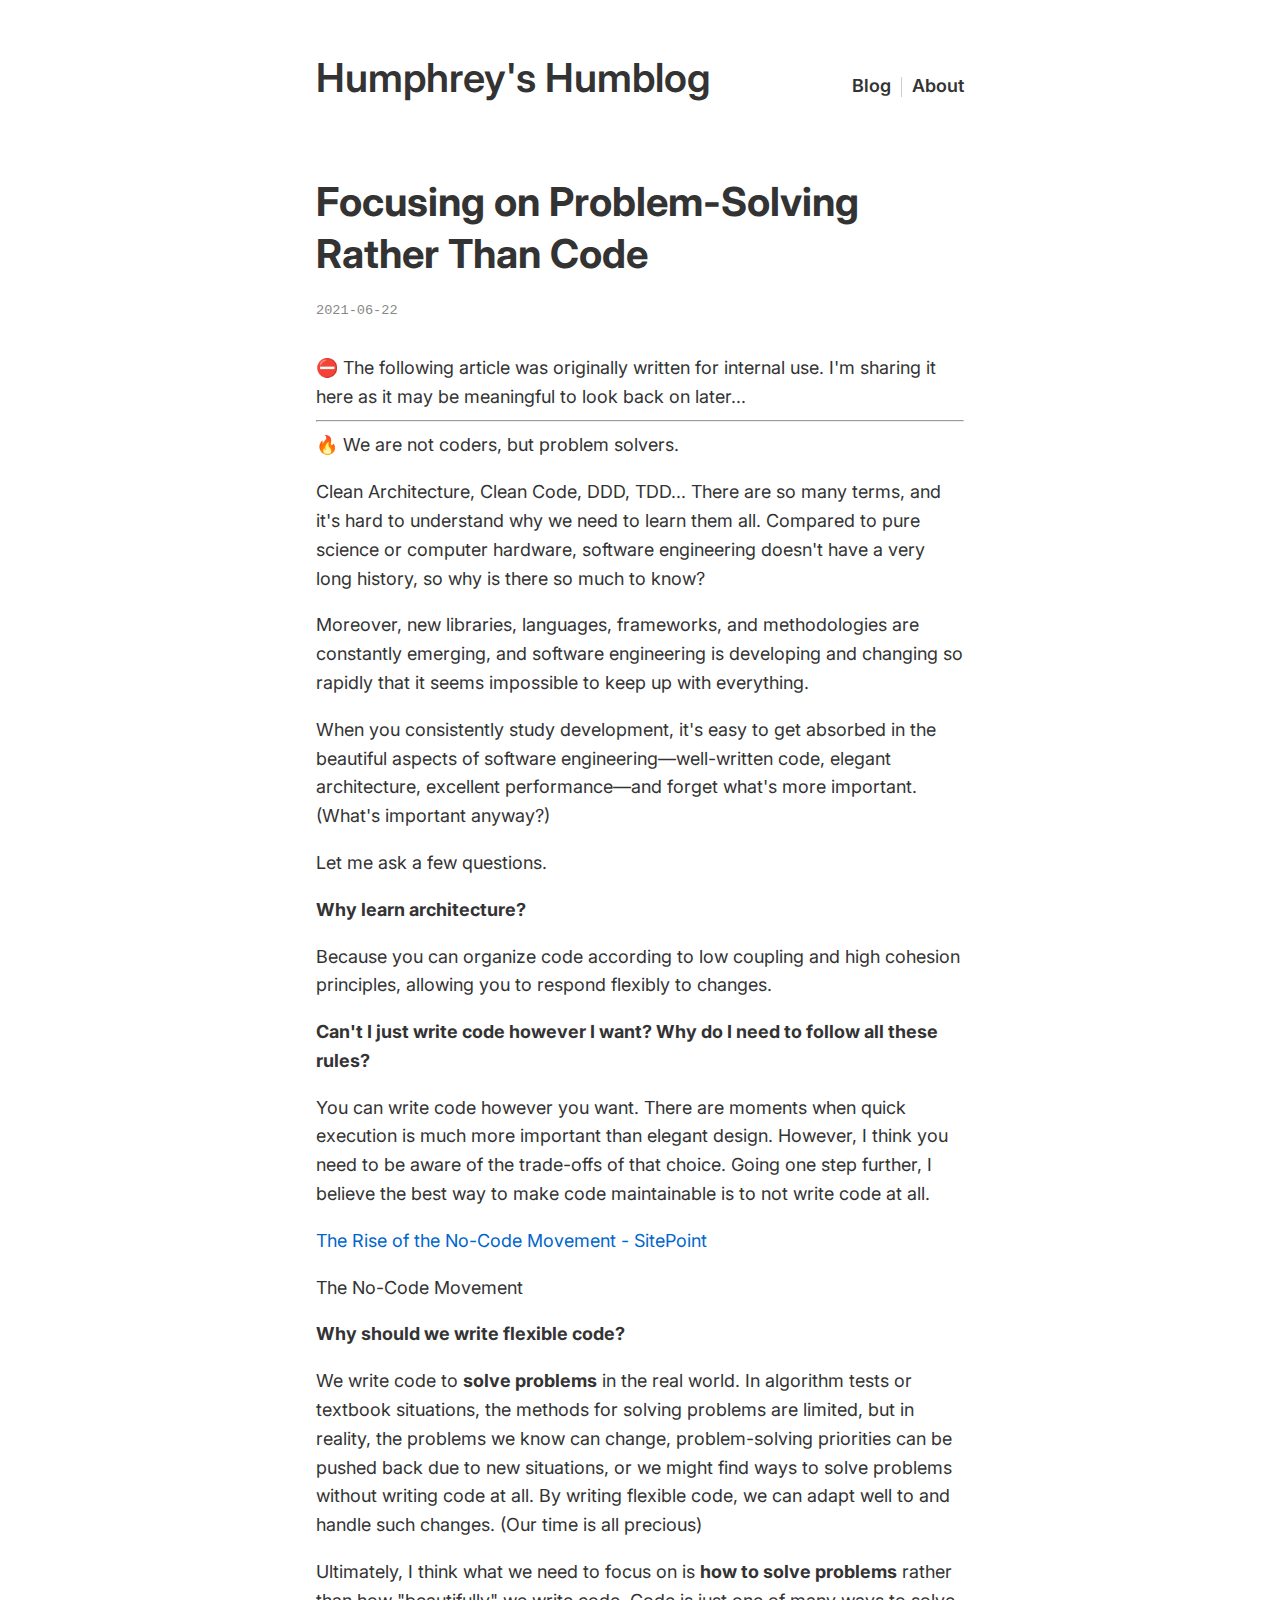
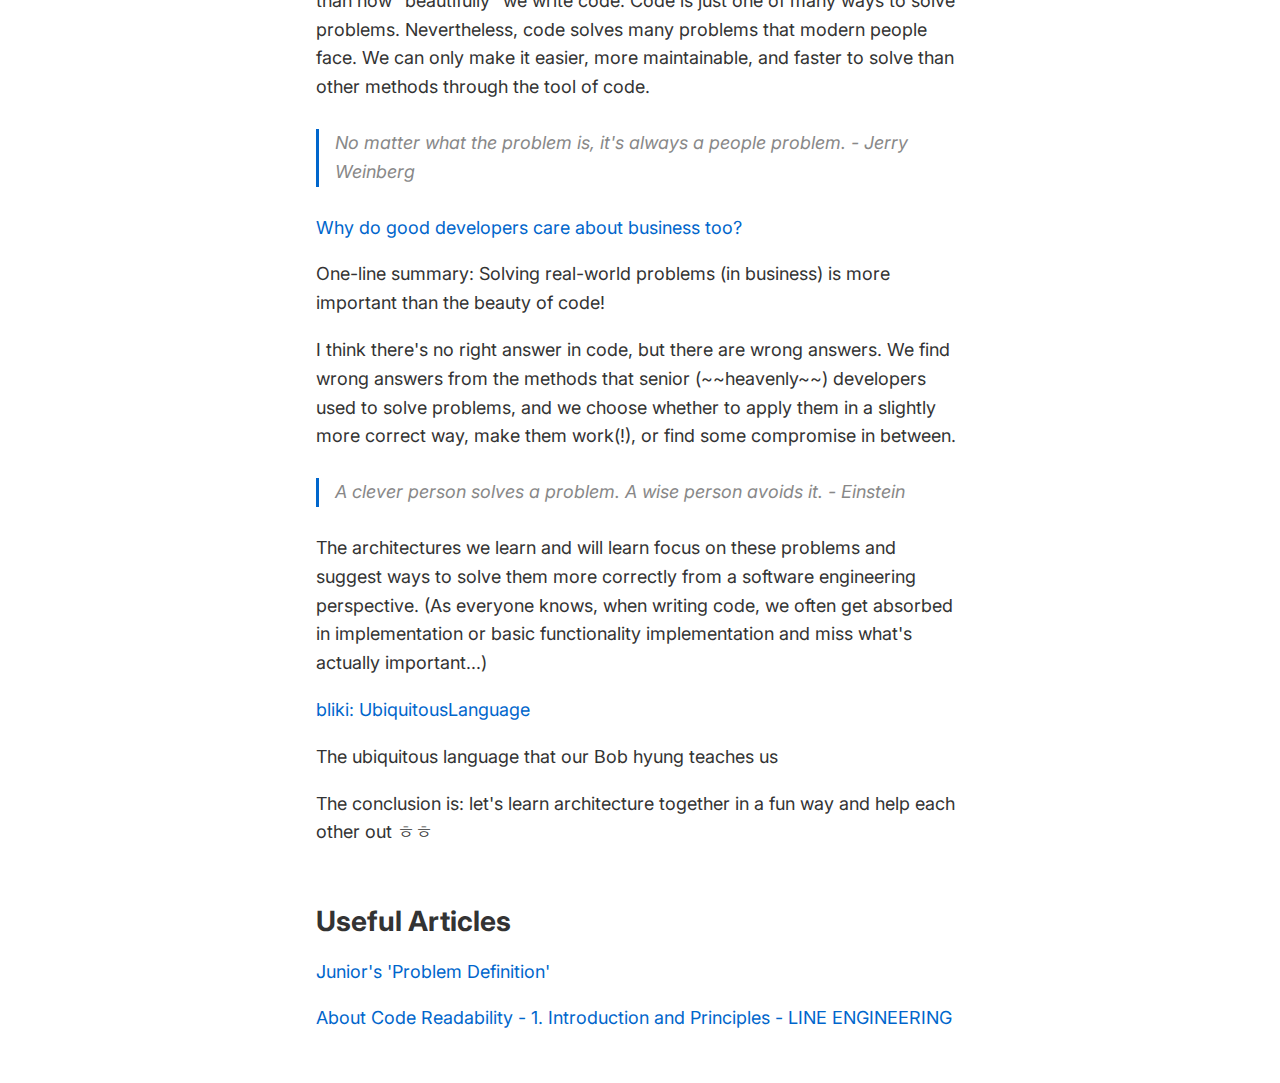
<file: blog/2021-focus-on-problems.html>
<!DOCTYPE html>
<html lang="en">

<head>
    <meta charset="UTF-8">
    <title>Focusing on Problem-Solving Rather Than Code</title>
    <meta name="viewport" content="width=device-width, initial-scale=1.0">
    <link rel="stylesheet" href="/static/style.css">
    <link href="https://fonts.googleapis.com/css2?family=Inter:wght@400;600;700&display=swap" rel="stylesheet">
    <style>
        body {
            font-family: 'Inter', sans-serif;
        }

        nav {
            display: flex;
            align-items: center;
        }

        .nav-divider {
            width: 1px;
            height: 20px;
            background-color: #ccc;
            margin: 0 10px;
        }
    </style>
</head>

<body>
    <header>
        <h1><a href="/" class="nav-link">Humphrey's Humblog</a></h1>
        <nav>
            <a href="/" class="nav-link">Blog</a>
            <div class="nav-divider"></div>
            <a href="https://ahnsv.github.io" target="_blank" class="nav-link">About</a>
        </nav>
    </header>

    <main>
        
<article class="post">
    <header style="margin-bottom: 2rem;" class="post-header">
        <h1>Focusing on Problem-Solving Rather Than Code</h1>
        <div class="date">2021-06-22</div>
    </header>

    <div class="post-content">
        <aside>
⛔ The following article was originally written for internal use. I'm sharing it here as it may be meaningful to look back on later...

</aside>

<hr />
<aside>
🔥 We are not coders, but problem solvers.

</aside>

<p>Clean Architecture, Clean Code, DDD, TDD... There are so many terms, and it's hard to understand why we need to learn them all. Compared to pure science or computer hardware, software engineering doesn't have a very long history, so why is there so much to know?</p>
<p>Moreover, new libraries, languages, frameworks, and methodologies are constantly emerging, and software engineering is developing and changing so rapidly that it seems impossible to keep up with everything.</p>
<p>When you consistently study development, it's easy to get absorbed in the beautiful aspects of software engineering—well-written code, elegant architecture, excellent performance—and forget what's more important. (What's important anyway?)</p>
<p>Let me ask a few questions.</p>
<p><strong>Why learn architecture?</strong></p>
<p>Because you can organize code according to low coupling and high cohesion principles, allowing you to respond flexibly to changes.</p>
<p><strong>Can't I just write code however I want? Why do I need to follow all these rules?</strong></p>
<p>You can write code however you want. There are moments when quick execution is much more important than elegant design. However, I think you need to be aware of the trade-offs of that choice. Going one step further, I believe the best way to make code maintainable is to not write code at all.</p>
<p><a href="https://www.sitepoint.com/the-rise-of-the-no-code-movement/">The Rise of the No-Code Movement - SitePoint</a></p>
<p>The No-Code Movement</p>
<p><strong>Why should we write flexible code?</strong></p>
<p>We write code to <strong>solve problems</strong> in the real world. In algorithm tests or textbook situations, the methods for solving problems are limited, but in reality, the problems we know can change, problem-solving priorities can be pushed back due to new situations, or we might find ways to solve problems without writing code at all. By writing flexible code, we can adapt well to and handle such changes. (Our time is all precious)</p>
<p>Ultimately, I think what we need to focus on is <strong>how to solve problems</strong> rather than how "beautifully" we write code. Code is just one of many ways to solve problems. Nevertheless, code solves many problems that modern people face. We can only make it easier, more maintainable, and faster to solve than other methods through the tool of code.</p>
<blockquote>
<p>No matter what the problem is, it's always a people problem.
- Jerry Weinberg
</p>
</blockquote>
<p><a href="https://evan-moon.github.io/2020/10/24/buisiness-with-programming/">Why do good developers care about business too?</a></p>
<p>One-line summary: Solving real-world problems (in business) is more important than the beauty of code!</p>
<p>I think there's no right answer in code, but there are wrong answers. We find wrong answers from the methods that senior (~~heavenly~~) developers used to solve problems, and we choose whether to apply them in a slightly more correct way, make them work(!), or find some compromise in between.</p>
<blockquote>
<p>A clever person solves a problem. A wise person avoids it.
- Einstein
</p>
</blockquote>
<p>The architectures we learn and will learn focus on these problems and suggest ways to solve them more correctly from a software engineering perspective. (As everyone knows, when writing code, we often get absorbed in implementation or basic functionality implementation and miss what's actually important...)</p>
<p><a href="https://martinfowler.com/bliki/UbiquitousLanguage.html">bliki: UbiquitousLanguage</a></p>
<p>The ubiquitous language that our Bob hyung teaches us</p>
<p>The conclusion is: let's learn architecture together in a fun way and help each other out ㅎㅎ</p>
<h2>Useful Articles</h2>
<p><a href="https://brunch.co.kr/@jayjayjay/13">Junior's 'Problem Definition'</a></p>
<p><a href="https://engineering.linecorp.com/ko/blog/code-readability-vol1/">About Code Readability - 1. Introduction and Principles - LINE ENGINEERING</a></p>
    </div>
</article>

    </main>

    <footer>
        <!-- Footer content if any -->
    </footer>
</body>

</html>
</file>
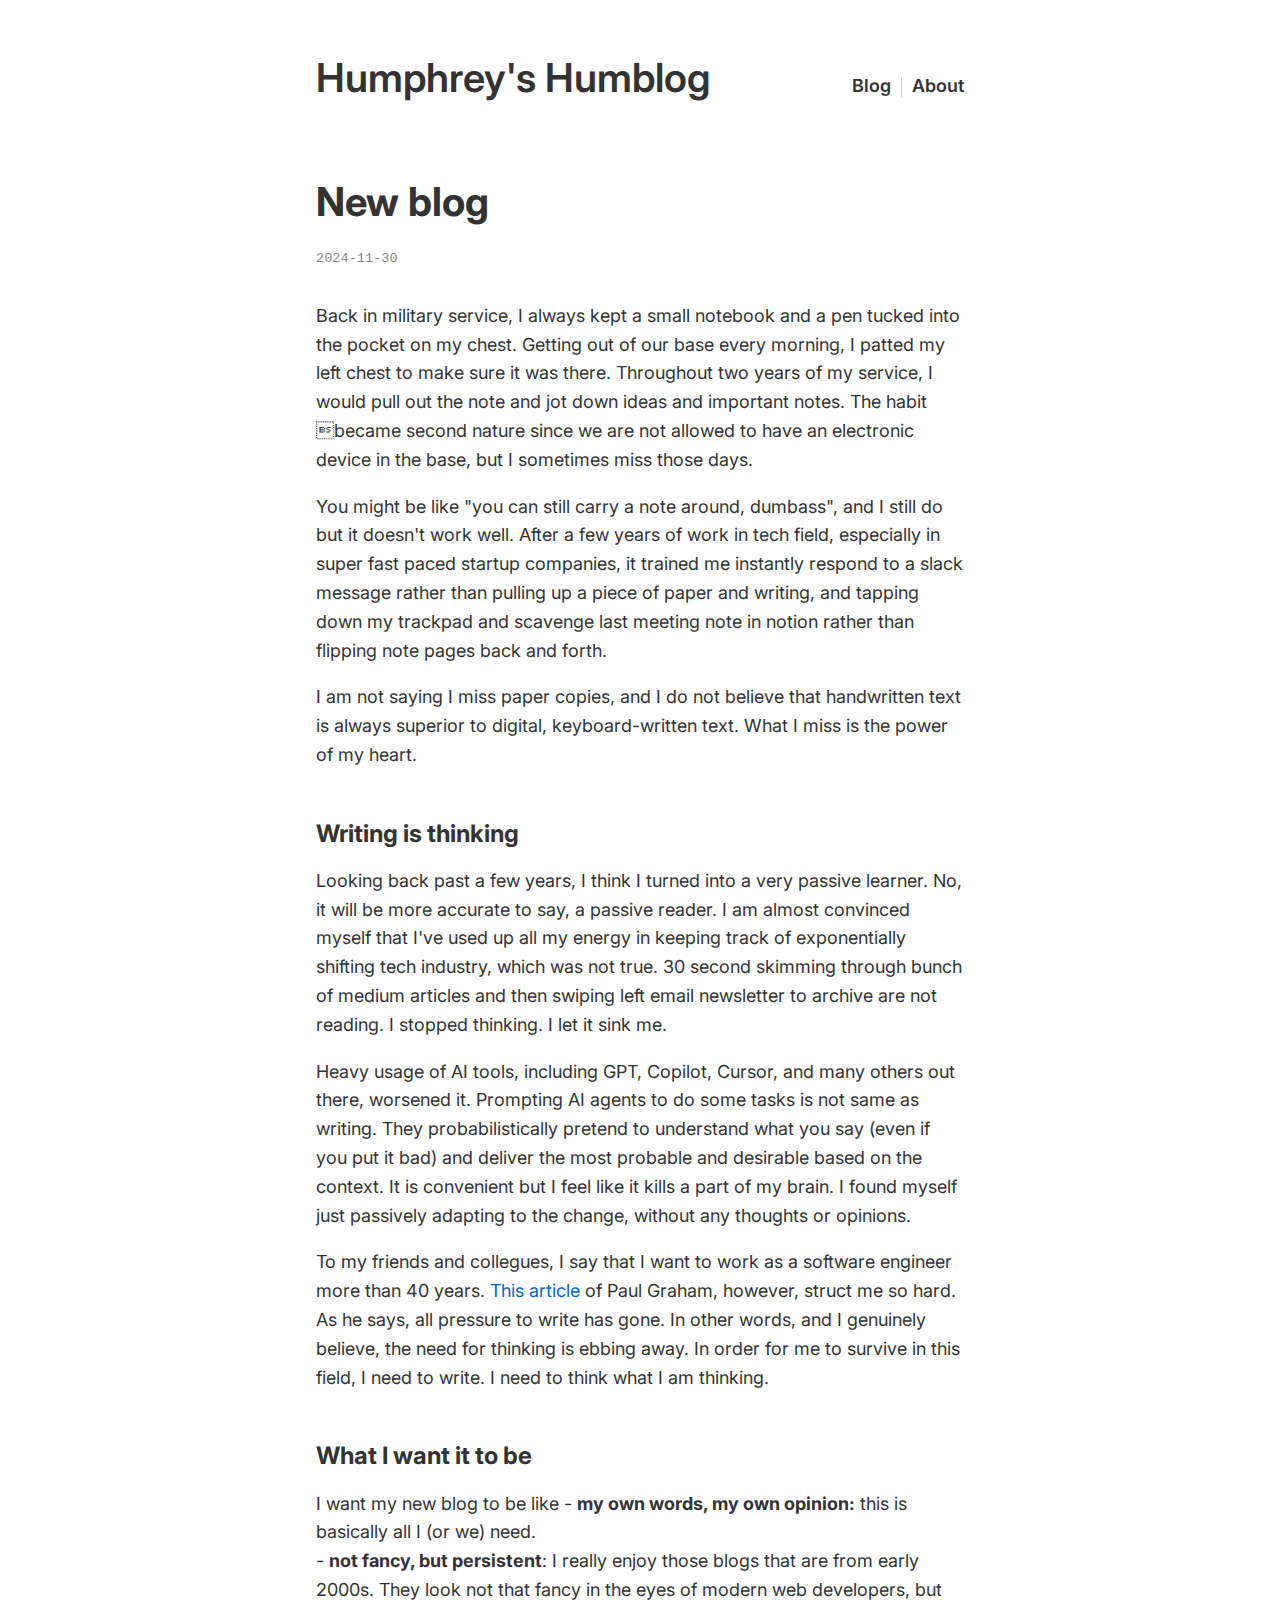
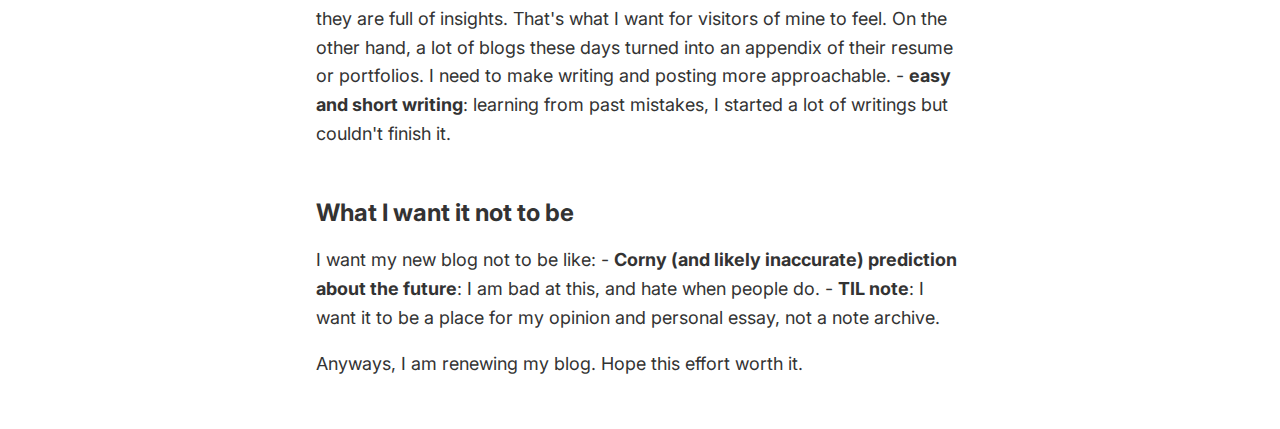
<file: blog/blog-renewal.html>
<!DOCTYPE html>
<html lang="en">

<head>
    <meta charset="UTF-8">
    <title>New blog</title>
    <meta name="viewport" content="width=device-width, initial-scale=1.0">
    <link rel="stylesheet" href="/static/style.css">
    <link href="https://fonts.googleapis.com/css2?family=Inter:wght@400;600;700&display=swap" rel="stylesheet">
    <style>
        body {
            font-family: 'Inter', sans-serif;
        }

        nav {
            display: flex;
            align-items: center;
        }

        .nav-divider {
            width: 1px;
            height: 20px;
            background-color: #ccc;
            margin: 0 10px;
        }
    </style>
</head>

<body>
    <header>
        <h1><a href="/" class="nav-link">Humphrey's Humblog</a></h1>
        <nav>
            <a href="/" class="nav-link">Blog</a>
            <div class="nav-divider"></div>
            <a href="https://ahnsv.github.io" target="_blank" class="nav-link">About</a>
        </nav>
    </header>

    <main>
        
<article class="post">
    <header style="margin-bottom: 2rem;" class="post-header">
        <h1>New blog</h1>
        <div class="date">2024-11-30</div>
    </header>

    <div class="post-content">
        <p>Back in military service, I always kept a small notebook and a pen tucked into the pocket on my chest. Getting out of our base every morning, I patted my left chest to make sure it was there. Throughout two years of my service, I would pull out the note and jot down ideas and important notes. The habit became second nature since we are not allowed to have an electronic device in the base, but I sometimes miss those days. </p>
<p>You might be like "you can still carry a note around, dumbass", and I still do but it doesn't work well. After a few years of work in tech field, especially in super fast paced startup companies, it trained me instantly respond to a slack message rather than pulling up a piece of paper and writing, and tapping down my trackpad and scavenge last meeting note in notion rather than flipping note pages back and forth. </p>
<p>I am not saying I miss paper copies, and I do not believe that handwritten text is always superior to digital, keyboard-written text. What I miss is the power of my heart. </p>
<h3>Writing is thinking</h3>
<p>Looking back past a few years, I think I turned into a very passive learner. No, it will be more accurate to say, a passive reader. I am almost convinced myself that I've used up all my energy in keeping track of exponentially shifting tech industry, which was not true. 30 second skimming through bunch of medium articles and then swiping left email newsletter to archive are not reading. I stopped thinking. I let it sink me. </p>
<p>Heavy usage of AI tools, including GPT, Copilot, Cursor, and many others out there, worsened it. Prompting AI agents to do some tasks is not same as writing. They probabilistically pretend to understand what you say (even if you put it bad) and deliver the most probable and desirable based on the context. It is convenient but I feel like it kills a part of my brain. I found myself just passively adapting to the change, without any thoughts or opinions. </p>
<p>To my friends and collegues, I say that I want to work as a software engineer more than 40 years. <a href="https://paulgraham.com/writes.html">This article</a> of Paul Graham, however, struct me so hard. As he says, all pressure to write has gone. In other words, and I genuinely believe, the need for thinking is ebbing away. In order for me to survive in this field, I need to write. I need to think what I am thinking. </p>
<h3>What I want it to be</h3>
<p>I want my new blog to be like
- <strong>my own words, my own opinion:</strong> this is basically all I (or we) need.<br />
- <strong>not fancy, but persistent</strong>: I really enjoy those blogs that are from early 2000s. They look not that fancy in the eyes of modern web developers, but they are full of insights. That's what I want for visitors of mine to feel. On the other hand, a lot of blogs these days turned into an appendix of their resume or portfolios. I need to make writing and posting more approachable. 
- <strong>easy and short writing</strong>: learning from past mistakes, I started a lot of writings but couldn't finish it. </p>
<h3>What I want it not to be</h3>
<p>I want my new blog not to be like:
- <strong>Corny (and likely inaccurate) prediction about the future</strong>: I am bad at this, and hate when people do. 
- <strong>TIL note</strong>: I want it to be a place for my opinion and personal essay, not a note archive.</p>
<p>Anyways, I am renewing my blog. Hope this effort worth it.</p>
    </div>
</article>

    </main>

    <footer>
        <!-- Footer content if any -->
    </footer>
</body>

</html>
</file>
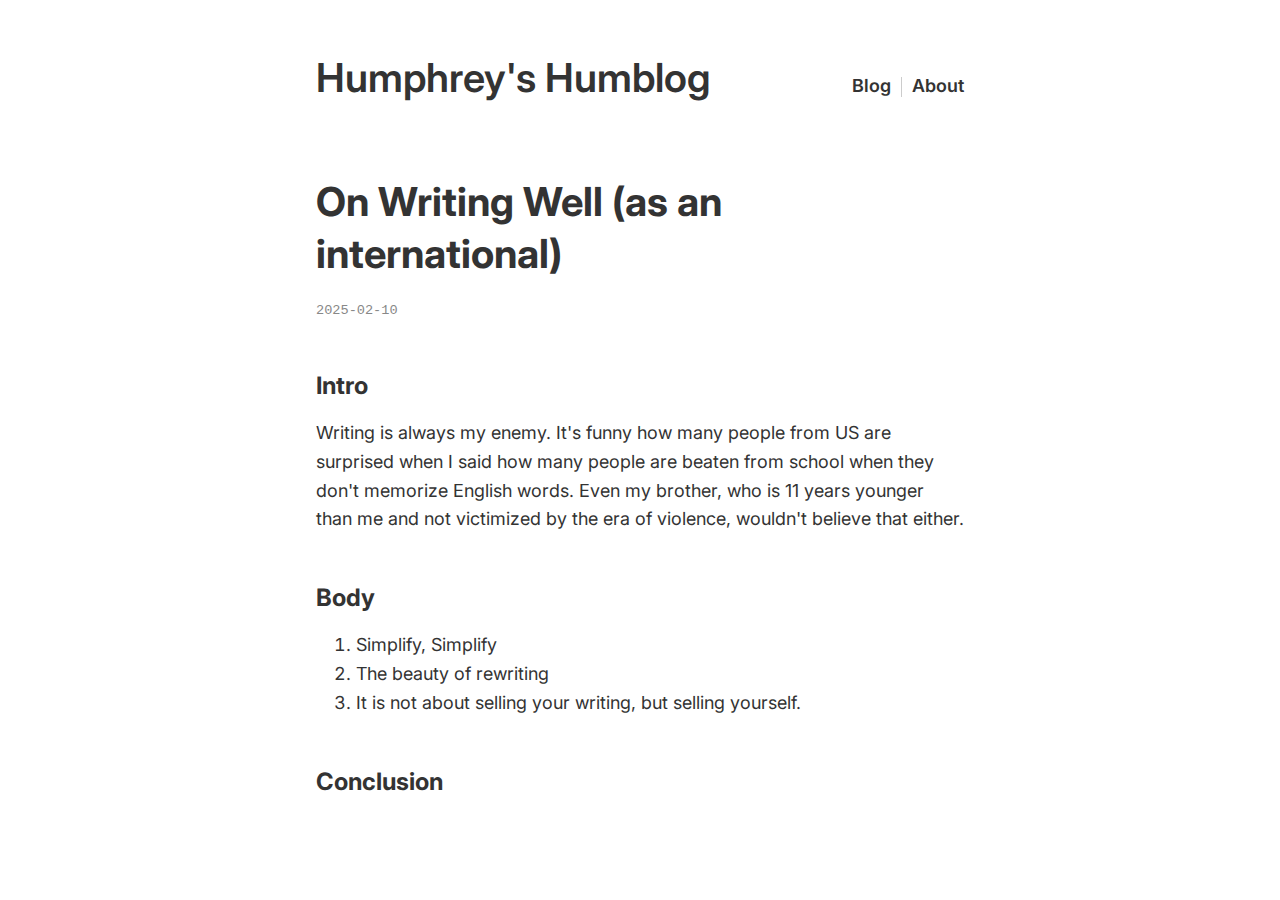
<file: blog/on-writing-well.html>
<!DOCTYPE html>
<html lang="en">

<head>
    <meta charset="UTF-8">
    <title>On Writing Well (as an international)</title>
    <meta name="viewport" content="width=device-width, initial-scale=1.0">
    <link rel="stylesheet" href="/static/style.css">
    <link href="https://fonts.googleapis.com/css2?family=Inter:wght@400;600;700&display=swap" rel="stylesheet">
    <style>
        body {
            font-family: 'Inter', sans-serif;
        }

        nav {
            display: flex;
            align-items: center;
        }

        .nav-divider {
            width: 1px;
            height: 20px;
            background-color: #ccc;
            margin: 0 10px;
        }
    </style>
</head>

<body>
    <header>
        <h1><a href="/" class="nav-link">Humphrey's Humblog</a></h1>
        <nav>
            <a href="/" class="nav-link">Blog</a>
            <div class="nav-divider"></div>
            <a href="https://ahnsv.github.io" target="_blank" class="nav-link">About</a>
        </nav>
    </header>

    <main>
        
<article class="post">
    <header style="margin-bottom: 2rem;" class="post-header">
        <h1>On Writing Well (as an international)</h1>
        <div class="date">2025-02-10</div>
    </header>

    <div class="post-content">
        <h3>Intro</h3>
<p>Writing is always my enemy. 
It's funny how many people from US are surprised when I said how many people are beaten from school when they don't memorize English words. Even my brother, who is 11 years younger than me and not victimized by the era of violence, wouldn't believe that either. </p>
<h3>Body</h3>
<ol>
<li>Simplify, Simplify</li>
<li>The beauty of rewriting</li>
<li>It is not about selling your writing, but selling yourself.</li>
</ol>
<h3>Conclusion</h3>
    </div>
</article>

    </main>

    <footer>
        <!-- Footer content if any -->
    </footer>
</body>

</html>
</file>
<file: static/style.css>
:root {
    --bg: #ffffff;
    --fg: #333333;
    --accent: #0066cc;
    --gray: #888888;
    --font-body: -apple-system, BlinkMacSystemFont, "Segoe UI", Roboto, Helvetica, Arial, sans-serif, "Apple Color Emoji", "Segoe UI Emoji", "Segoe UI Symbol";
    --font-mono: SFMono-Regular, Consolas, "Liberation Mono", Menlo, Courier, monospace;
    --max-width: 680px;
    --header-height: 80px;
}

@media (prefers-color-scheme: dark) {
    :root {
        --bg: #1a1a1a;
        --fg: #eeeeee;
        --accent: #66b3ff;
        --gray: #999999;
    }
}

* {
    box-sizing: border-box;
}

body {
    background-color: var(--bg);
    color: var(--fg);
    font-family: var(--font-body);
    font-size: 18px;
    line-height: 1.6;
    margin: 0;
    padding: 0;
    -webkit-font-smoothing: antialiased;
}

main {
    max-width: var(--max-width);
    margin: 0 auto;
    padding: 2rem 1rem;
}

header {
    max-width: var(--max-width);
    margin: 0 auto;
    padding: 2rem 1rem 0;
    display: flex;
    justify-content: space-between;
    align-items: baseline;
}

h1, h2, h3, h4, h5, h6 {
    font-weight: 700;
    margin-top: 2em;
    margin-bottom: 0.5em;
    line-height: 1.3;
}

h1 { font-size: 2.5rem; margin-top: 0.5em; }
h2 { font-size: 1.75rem; }
h3 { font-size: 1.5rem; }

a {
    color: var(--accent);
    text-decoration: none;
    border-bottom: 1px solid transparent;
    transition: border-color 0.2s;
}

a:hover {
    border-bottom-color: var(--accent);
}

.mono {
    font-family: var(--font-mono);
    font-size: 0.9em;
}

.date {
    color: var(--gray);
    font-family: var(--font-mono);
    font-size: 0.85rem;
}

.post-list {
    list-style: none;
    padding: 0;
    margin-top: 3rem;
}

.post-item {
    margin-bottom: 1.5rem;
    display: flex;
    align-items: baseline;
    gap: 1rem;
}

.post-item .date {
    min-width: 100px;
    text-align: right;
}

code {
    font-family: var(--font-mono);
    background: #f4f4f4;
    padding: 0.2em 0.4em;
    border-radius: 3px;
    font-size: 0.9em;
}

@media (prefers-color-scheme: dark) {
    code {
        background: #333;
    }
}

pre {
    background: #f4f4f4;
    padding: 1rem;
    overflow-x: auto;
    border-radius: 5px;
    margin: 1.5em 0;
}

@media (prefers-color-scheme: dark) {
    pre {
        background: #333;
    }
}

pre code {
    background: none;
    padding: 0;
    color: inherit;
}

img {
    max-width: 100%;
    height: auto;
    border-radius: 5px;
    margin: 1em 0;
}

blockquote {
    border-left: 3px solid var(--accent);
    margin: 1.5em 0;
    padding-left: 1rem;
    color: var(--gray);
    font-style: italic;
}

/* Utilities */
.nav-link {
    font-weight: 600;
    color: var(--fg);
}

.post-header {
    padding: unset;
    display: flex;
    flex-direction: column;
}
</file>
